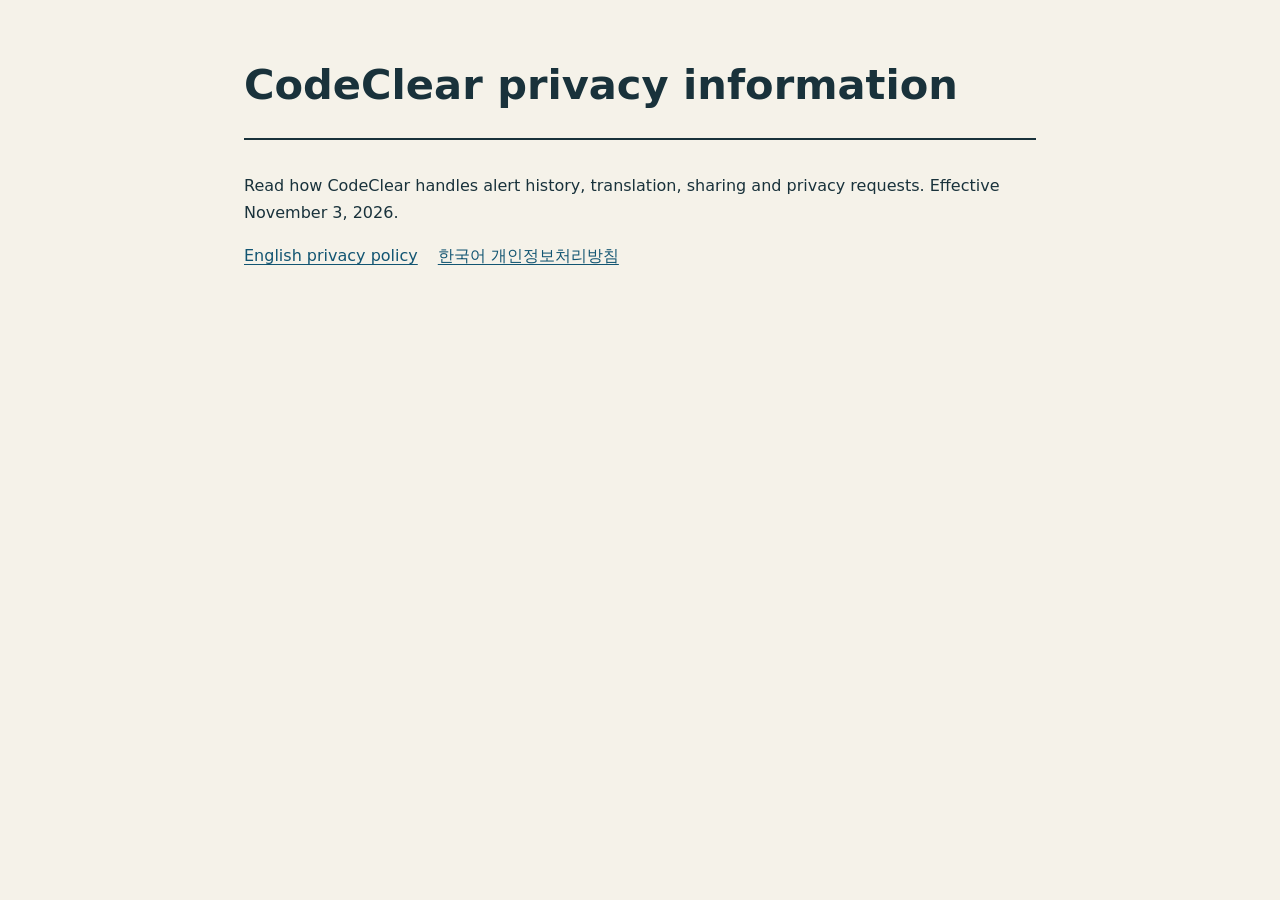
<file: docs/index.html>
<!doctype html>
<html lang="en">
    <head>
        <meta charset="utf-8" />
        <meta name="viewport" content="width=device-width, initial-scale=1" />
        <title>CodeClear privacy information</title>
        <link rel="stylesheet" href="privacy/policy.css" />
    </head>
    <body>
        <header><h1>CodeClear privacy information</h1></header>
        <main>
            <p>
                Read how CodeClear handles alert history, translation, sharing
                and privacy requests. Effective November 3, 2026.
            </p>
            <nav aria-label="Privacy policy language">
                <a href="privacy/index.html" lang="en"
                    >English privacy policy</a
                >
                <a href="privacy/ko.html" lang="ko">한국어 개인정보처리방침</a>
            </nav>
        </main>
    </body>
</html>
</file>
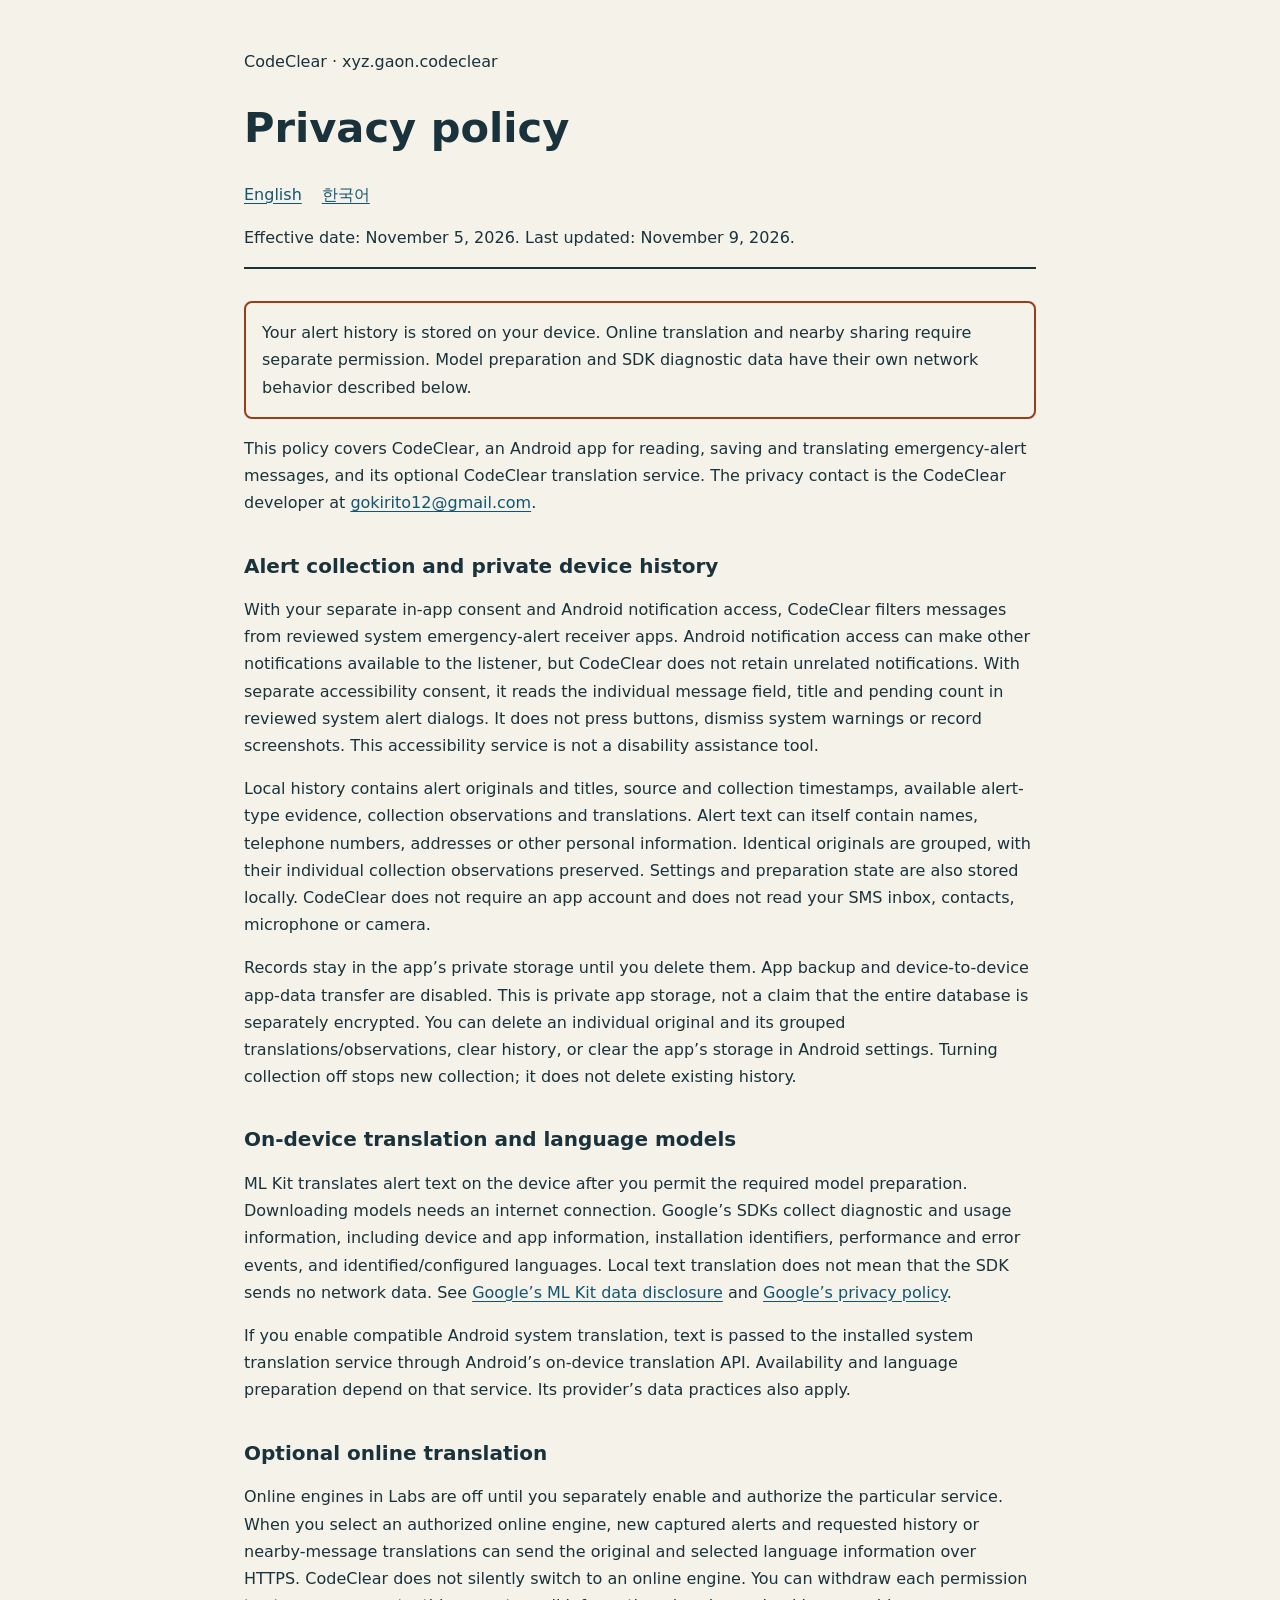
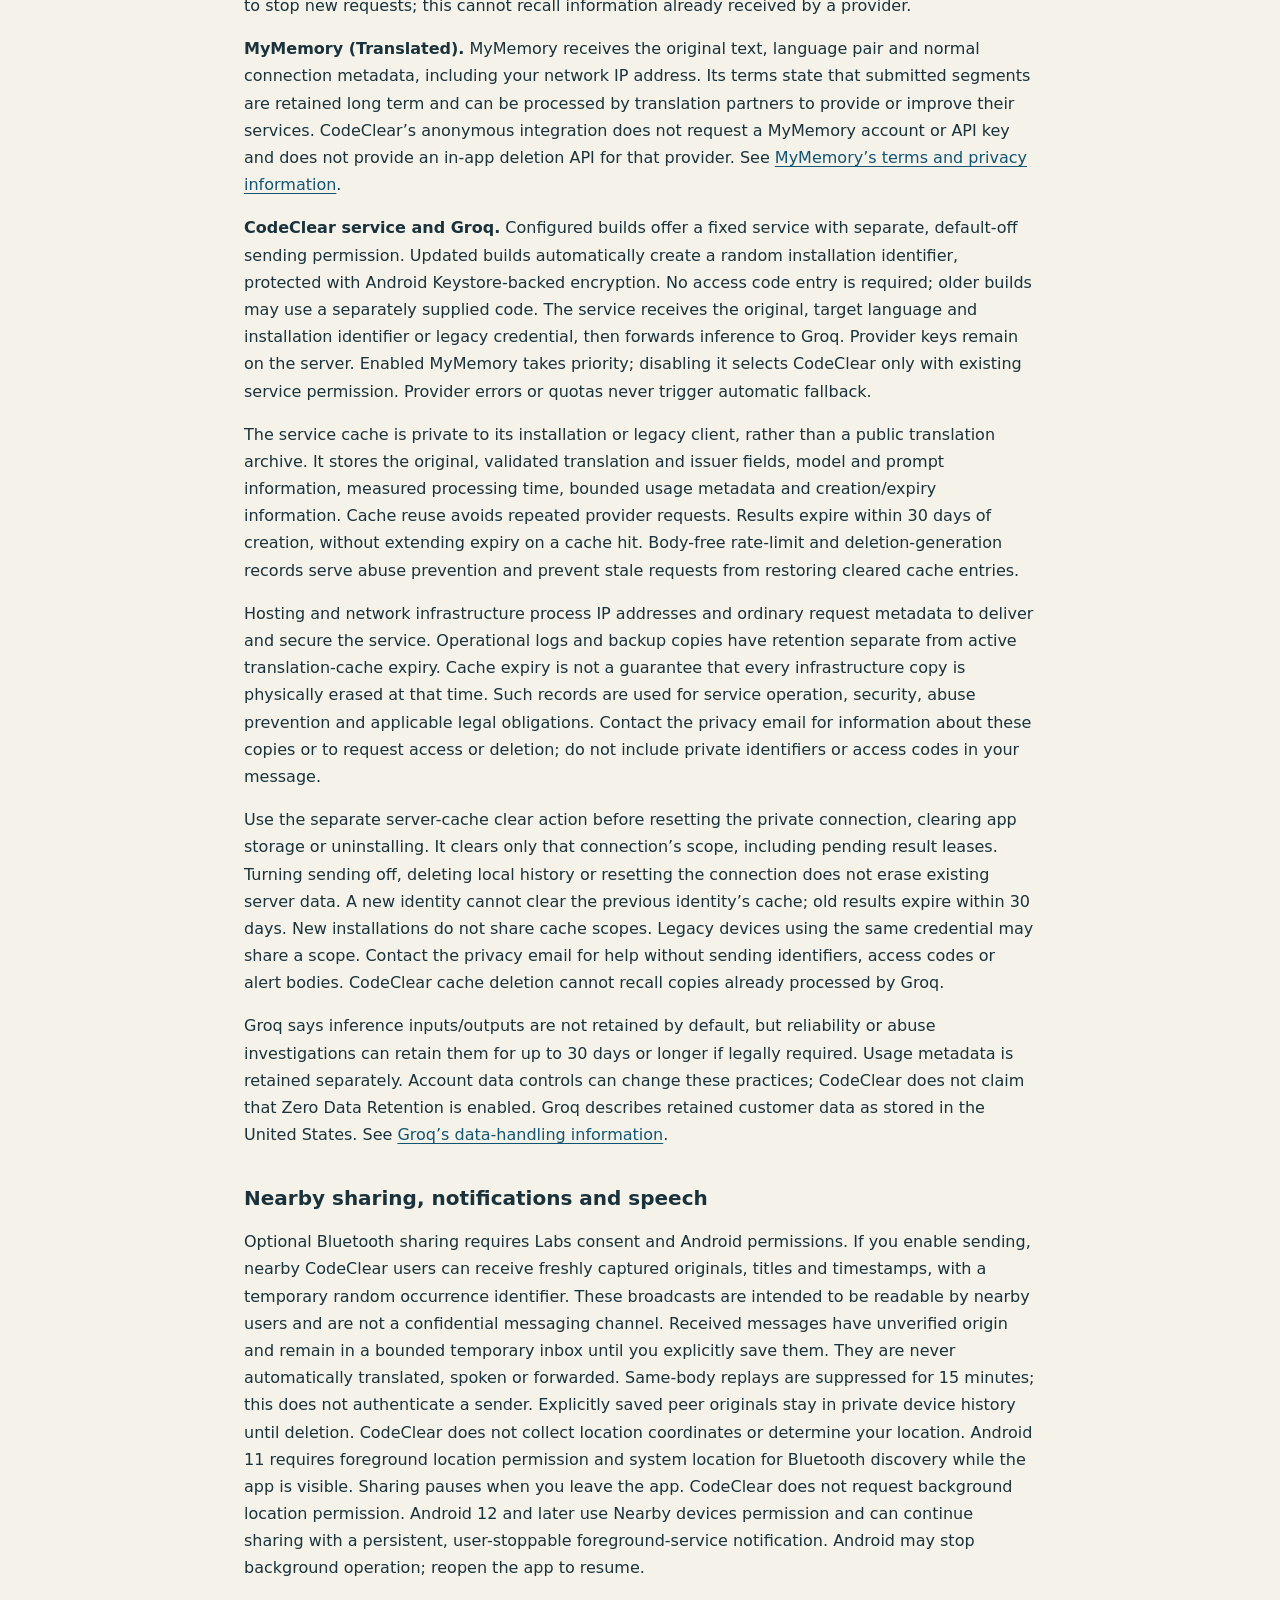
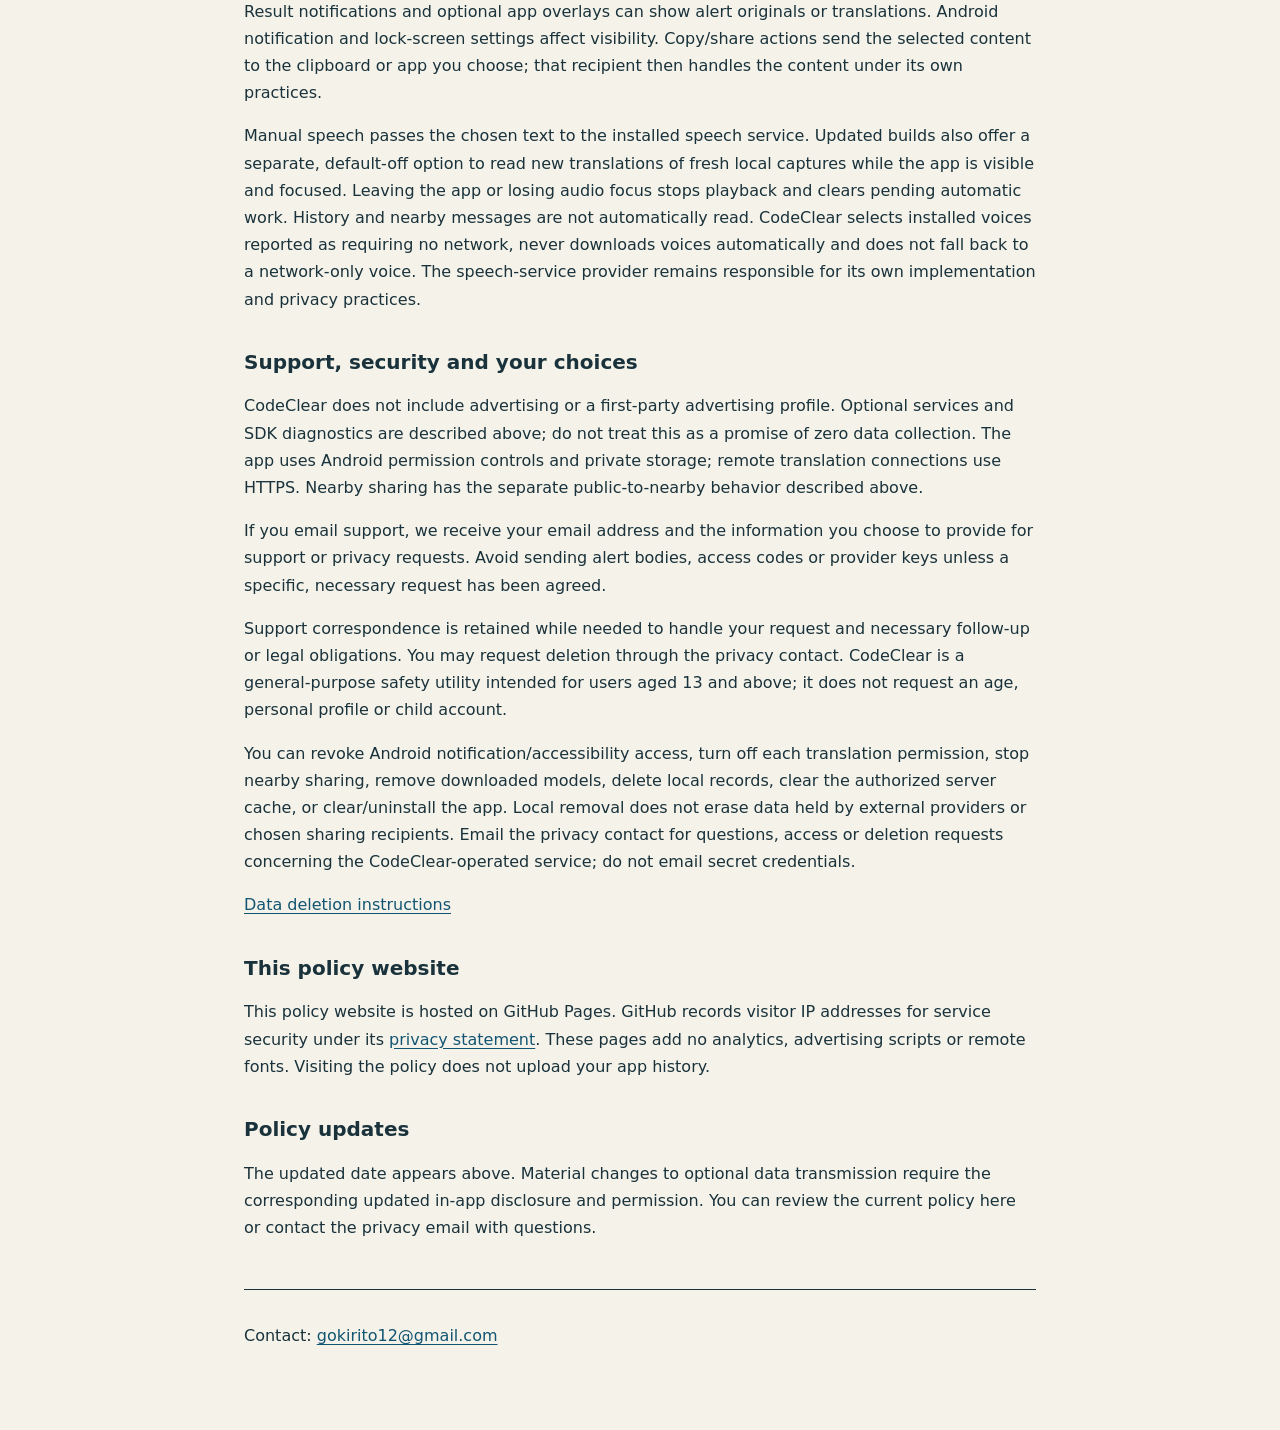
<file: docs/privacy/index.html>
<!doctype html>
<html lang="en">
    <head>
        <meta charset="utf-8" />
        <meta name="viewport" content="width=device-width, initial-scale=1" />
        <title>CodeClear privacy policy</title>
        <link rel="stylesheet" href="policy.css" />
    </head>
    <body>
        <header>
            <p>CodeClear · xyz.gaon.codeclear</p>
            <h1>Privacy policy</h1>
            <nav aria-label="Policy language">
                <a href="index.html" aria-current="page" lang="en">English</a
                ><a href="ko.html" lang="ko">한국어</a>
            </nav>
            <p>
                Effective date: November 5, 2026. Last updated: November 9,
                2026.
            </p>
        </header>
        <main>
            <p class="notice">
                Your alert history is stored on your device. Online translation
                and nearby sharing require separate permission. Model
                preparation and SDK diagnostic data have their own network
                behavior described below.
            </p>
            <p>
                This policy covers CodeClear, an Android app for reading, saving
                and translating emergency-alert messages, and its optional
                CodeClear translation service. The privacy contact is the
                CodeClear developer at
                <a href="mailto:gokirito12@gmail.com">gokirito12@gmail.com</a>.
            </p>
            <h2>Alert collection and private device history</h2>
            <p>
                With your separate in-app consent and Android notification
                access, CodeClear filters messages from reviewed system
                emergency-alert receiver apps. Android notification access can
                make other notifications available to the listener, but
                CodeClear does not retain unrelated notifications. With separate
                accessibility consent, it reads the individual message field,
                title and pending count in reviewed system alert dialogs. It
                does not press buttons, dismiss system warnings or record
                screenshots. This accessibility service is not a disability
                assistance tool.
            </p>
            <p>
                Local history contains alert originals and titles, source and
                collection timestamps, available alert-type evidence, collection
                observations and translations. Alert text can itself contain
                names, telephone numbers, addresses or other personal
                information. Identical originals are grouped, with their
                individual collection observations preserved. Settings and
                preparation state are also stored locally. CodeClear does not
                require an app account and does not read your SMS inbox,
                contacts, microphone or camera.
            </p>
            <p>
                Records stay in the app’s private storage until you delete them.
                App backup and device-to-device app-data transfer are disabled.
                This is private app storage, not a claim that the entire
                database is separately encrypted. You can delete an individual
                original and its grouped translations/observations, clear
                history, or clear the app’s storage in Android settings. Turning
                collection off stops new collection; it does not delete existing
                history.
            </p>
            <h2>On-device translation and language models</h2>
            <p>
                ML Kit translates alert text on the device after you permit the
                required model preparation. Downloading models needs an internet
                connection. Google’s SDKs collect diagnostic and usage
                information, including device and app information, installation
                identifiers, performance and error events, and
                identified/configured languages. Local text translation does not
                mean that the SDK sends no network data. See
                <a
                    href="https://developers.google.com/ml-kit/android-data-disclosure"
                    >Google’s ML Kit data disclosure</a
                >
                and
                <a href="https://policies.google.com/privacy"
                    >Google’s privacy policy</a
                >.
            </p>
            <p>
                If you enable compatible Android system translation, text is
                passed to the installed system translation service through
                Android’s on-device translation API. Availability and language
                preparation depend on that service. Its provider’s data
                practices also apply.
            </p>
            <h2>Optional online translation</h2>
            <p>
                Online engines in Labs are off until you separately enable and
                authorize the particular service. When you select an authorized
                online engine, new captured alerts and requested history or
                nearby-message translations can send the original and selected
                language information over HTTPS. CodeClear does not silently
                switch to an online engine. You can withdraw each permission to
                stop new requests; this cannot recall information already
                received by a provider.
            </p>
            <p>
                <strong>MyMemory (Translated).</strong> MyMemory receives the
                original text, language pair and normal connection metadata,
                including your network IP address. Its terms state that
                submitted segments are retained long term and can be processed
                by translation partners to provide or improve their services.
                CodeClear’s anonymous integration does not request a MyMemory
                account or API key and does not provide an in-app deletion API
                for that provider. See
                <a href="https://mymemory.translated.net/terms-and-conditions"
                    >MyMemory’s terms and privacy information</a
                >.
            </p>
            <p>
                <strong>CodeClear service and Groq.</strong> Configured builds
                offer a fixed service with separate, default-off sending
                permission. Updated builds automatically create a random
                installation identifier, protected with Android Keystore-backed
                encryption. No access code entry is required; older builds may
                use a separately supplied code. The service receives the
                original, target language and installation identifier or legacy
                credential, then forwards inference to Groq. Provider keys
                remain on the server. Enabled MyMemory takes priority; disabling
                it selects CodeClear only with existing service permission.
                Provider errors or quotas never trigger automatic fallback.
            </p>
            <p>
                The service cache is private to its installation or legacy
                client, rather than a public translation archive. It stores the
                original, validated translation and issuer fields, model and
                prompt information, measured processing time, bounded usage
                metadata and creation/expiry information. Cache reuse avoids
                repeated provider requests. Results expire within 30 days of
                creation, without extending expiry on a cache hit. Body-free
                rate-limit and deletion-generation records serve abuse
                prevention and prevent stale requests from restoring cleared
                cache entries.
            </p>
            <p>
                Hosting and network infrastructure process IP addresses and
                ordinary request metadata to deliver and secure the service.
                Operational logs and backup copies have retention separate from
                active translation-cache expiry. Cache expiry is not a guarantee
                that every infrastructure copy is physically erased at that
                time. Such records are used for service operation, security,
                abuse prevention and applicable legal obligations. Contact the
                privacy email for information about these copies or to request
                access or deletion; do not include private identifiers or access
                codes in your message.
            </p>
            <p>
                Use the separate server-cache clear action before resetting the
                private connection, clearing app storage or uninstalling. It
                clears only that connection’s scope, including pending result
                leases. Turning sending off, deleting local history or resetting
                the connection does not erase existing server data. A new
                identity cannot clear the previous identity’s cache; old results
                expire within 30 days. New installations do not share cache
                scopes. Legacy devices using the same credential may share a
                scope. Contact the privacy email for help without sending
                identifiers, access codes or alert bodies. CodeClear cache
                deletion cannot recall copies already processed by Groq.
            </p>
            <p>
                Groq says inference inputs/outputs are not retained by default,
                but reliability or abuse investigations can retain them for up
                to 30 days or longer if legally required. Usage metadata is
                retained separately. Account data controls can change these
                practices; CodeClear does not claim that Zero Data Retention is
                enabled. Groq describes retained customer data as stored in the
                United States. See
                <a href="https://console.groq.com/docs/your-data"
                    >Groq’s data-handling information</a
                >.
            </p>
            <h2>Nearby sharing, notifications and speech</h2>
            <p>
                Optional Bluetooth sharing requires Labs consent and Android
                permissions. If you enable sending, nearby CodeClear users can
                receive freshly captured originals, titles and timestamps, with
                a temporary random occurrence identifier. These broadcasts are
                intended to be readable by nearby users and are not a
                confidential messaging channel. Received messages have
                unverified origin and remain in a bounded temporary inbox until
                you explicitly save them. They are never automatically
                translated, spoken or forwarded. Same-body replays are
                suppressed for 15 minutes; this does not authenticate a sender.
                Explicitly saved peer originals stay in private device history
                until deletion. CodeClear does not collect location coordinates
                or determine your location. Android 11 requires foreground
                location permission and system location for Bluetooth discovery
                while the app is visible. Sharing pauses when you leave the app.
                CodeClear does not request background location permission.
                Android 12 and later use Nearby devices permission and can
                continue sharing with a persistent, user-stoppable
                foreground-service notification. Android may stop background
                operation; reopen the app to resume.
            </p>
            <p>
                Result notifications and optional app overlays can show alert
                originals or translations. Android notification and lock-screen
                settings affect visibility. Copy/share actions send the selected
                content to the clipboard or app you choose; that recipient then
                handles the content under its own practices.
            </p>
            <p>
                Manual speech passes the chosen text to the installed speech
                service. Updated builds also offer a separate, default-off
                option to read new translations of fresh local captures while
                the app is visible and focused. Leaving the app or losing audio
                focus stops playback and clears pending automatic work. History
                and nearby messages are not automatically read. CodeClear
                selects installed voices reported as requiring no network, never
                downloads voices automatically and does not fall back to a
                network-only voice. The speech-service provider remains
                responsible for its own implementation and privacy practices.
            </p>
            <h2>Support, security and your choices</h2>
            <p>
                CodeClear does not include advertising or a first-party
                advertising profile. Optional services and SDK diagnostics are
                described above; do not treat this as a promise of zero data
                collection. The app uses Android permission controls and private
                storage; remote translation connections use HTTPS. Nearby
                sharing has the separate public-to-nearby behavior described
                above.
            </p>
            <p>
                If you email support, we receive your email address and the
                information you choose to provide for support or privacy
                requests. Avoid sending alert bodies, access codes or provider
                keys unless a specific, necessary request has been agreed.
            </p>
            <p>
                Support correspondence is retained while needed to handle your
                request and necessary follow-up or legal obligations. You may
                request deletion through the privacy contact. CodeClear is a
                general-purpose safety utility intended for users aged 13 and
                above; it does not request an age, personal profile or child
                account.
            </p>
            <p>
                You can revoke Android notification/accessibility access, turn
                off each translation permission, stop nearby sharing, remove
                downloaded models, delete local records, clear the authorized
                server cache, or clear/uninstall the app. Local removal does not
                erase data held by external providers or chosen sharing
                recipients. Email the privacy contact for questions, access or
                deletion requests concerning the CodeClear-operated service; do
                not email secret credentials.
            </p>
            <p><a href="deletion.html">Data deletion instructions</a></p>
            <h2>This policy website</h2>
            <p>
                This policy website is hosted on GitHub Pages. GitHub records
                visitor IP addresses for service security under its
                <a
                    href="https://docs.github.com/en/site-policy/privacy-policies/github-general-privacy-statement"
                    >privacy statement</a
                >. These pages add no analytics, advertising scripts or remote
                fonts. Visiting the policy does not upload your app history.
            </p>
            <h2>Policy updates</h2>
            <p>
                The updated date appears above. Material changes to optional
                data transmission require the corresponding updated in-app
                disclosure and permission. You can review the current policy
                here or contact the privacy email with questions.
            </p>
        </main>
        <footer>
            <p>
                Contact:
                <a href="mailto:gokirito12@gmail.com">gokirito12@gmail.com</a>
            </p>
        </footer>
    </body>
</html>
</file>
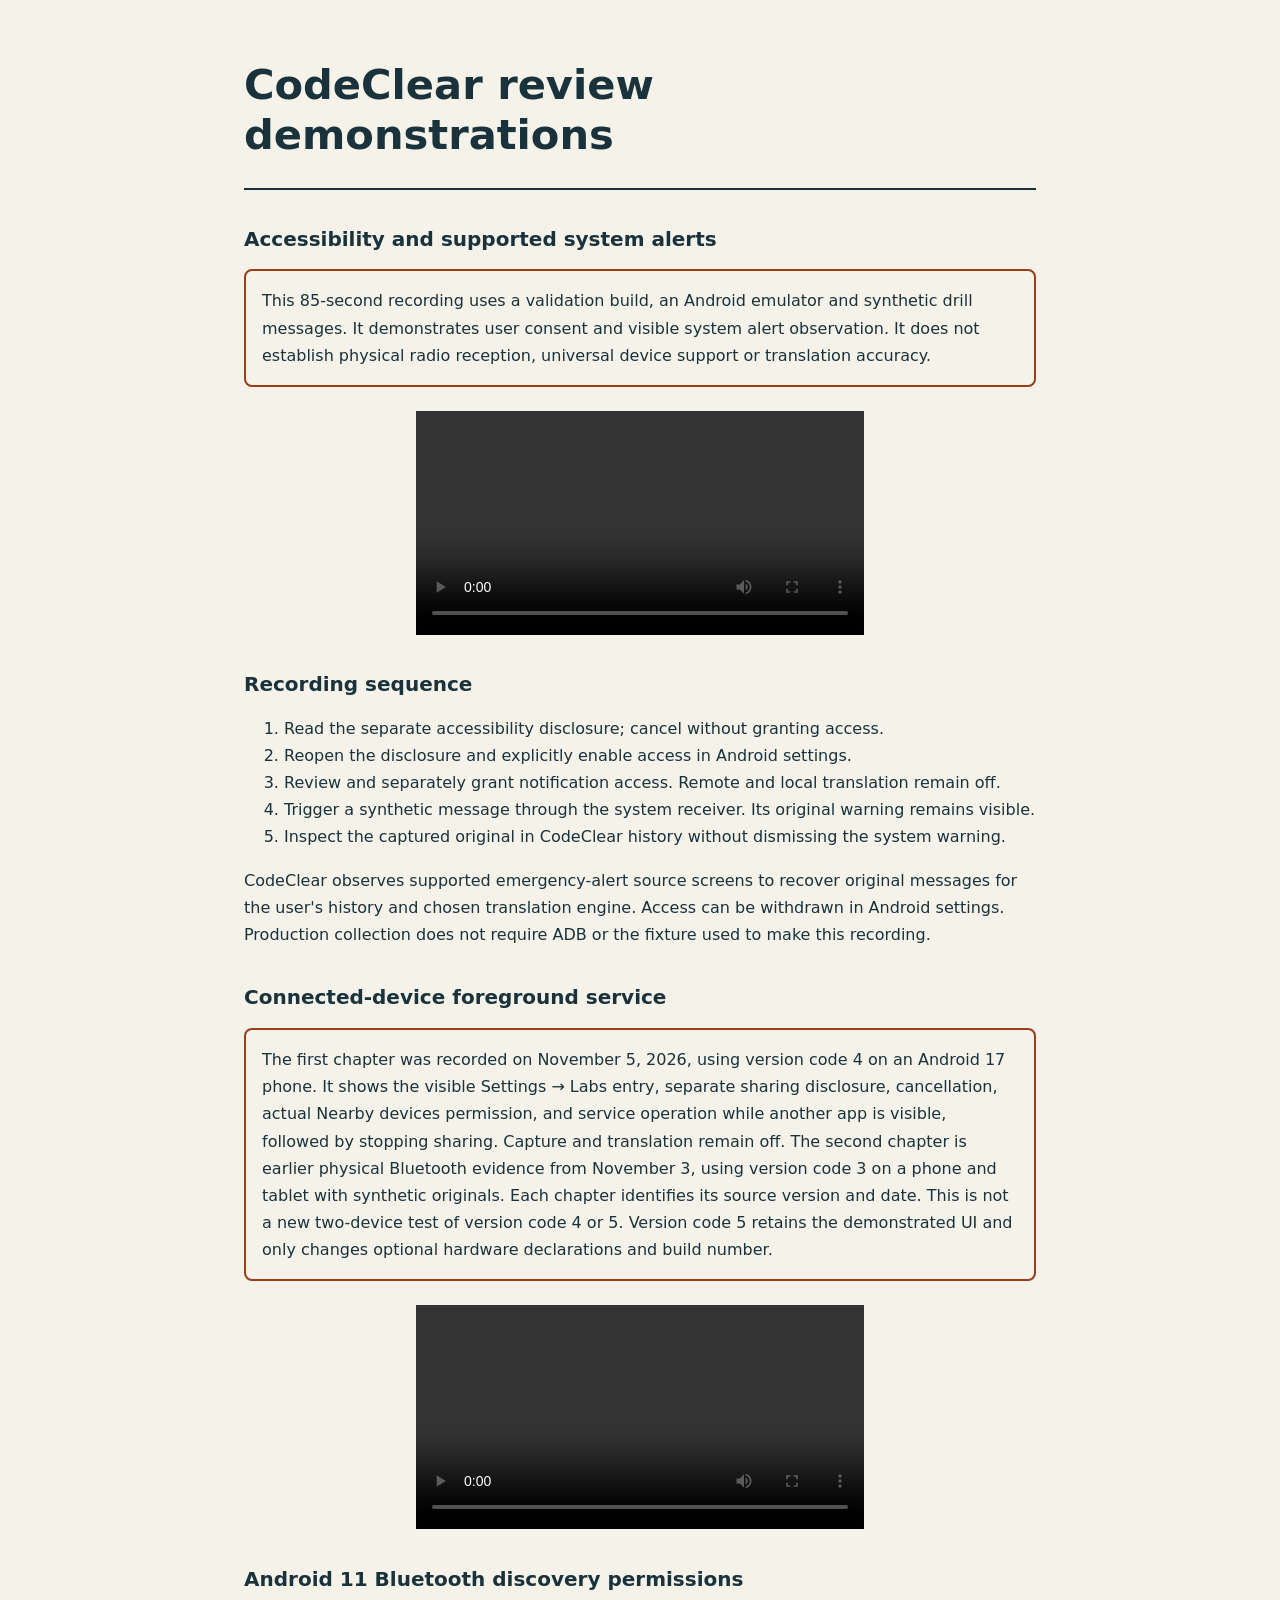
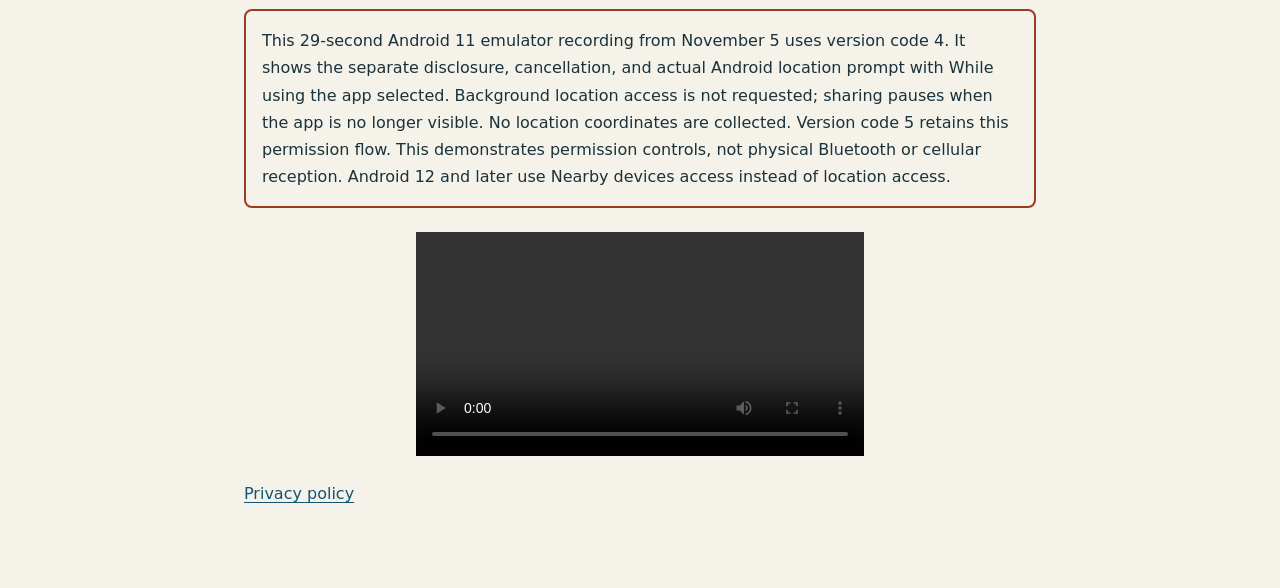
<file: docs/review/index.html>
<!doctype html>
<html lang="en">
    <head>
        <meta charset="utf-8" />
        <meta name="viewport" content="width=device-width, initial-scale=1" />
        <title>CodeClear review demonstrations</title>
        <link rel="stylesheet" href="../privacy/policy.css" />
        <link rel="stylesheet" href="review.css" />
    </head>
    <body>
        <header><h1>CodeClear review demonstrations</h1></header>
        <main>
            <h2>Accessibility and supported system alerts</h2>
            <p class="notice">
                This 85-second recording uses a validation build, an Android
                emulator and synthetic drill messages. It demonstrates user
                consent and visible system alert observation. It does not
                establish physical radio reception, universal device support or
                translation accuracy.
            </p>
            <video
                controls
                preload="metadata"
                aria-label="CodeClear accessibility review with English captions"
            >
                <source src="accessibility.mp4" type="video/mp4" />
                <a href="accessibility.mp4">Download the review video</a>.
            </video>
            <h2>Recording sequence</h2>
            <ol>
                <li>
                    Read the separate accessibility disclosure; cancel without
                    granting access.
                </li>
                <li>
                    Reopen the disclosure and explicitly enable access in
                    Android settings.
                </li>
                <li>
                    Review and separately grant notification access. Remote and
                    local translation remain off.
                </li>
                <li>
                    Trigger a synthetic message through the system receiver. Its
                    original warning remains visible.
                </li>
                <li>
                    Inspect the captured original in CodeClear history without
                    dismissing the system warning.
                </li>
            </ol>
            <p>
                CodeClear observes supported emergency-alert source screens to
                recover original messages for the user's history and chosen
                translation engine. Access can be withdrawn in Android settings.
                Production collection does not require ADB or the fixture used
                to make this recording.
            </p>
            <h2>Connected-device foreground service</h2>
            <p class="notice">
                The first chapter was recorded on November 5, 2026, using
                version code 4 on an Android 17 phone. It shows the visible
                Settings → Labs entry, separate sharing disclosure,
                cancellation, actual Nearby devices permission, and service
                operation while another app is visible, followed by stopping
                sharing. Capture and translation remain off. The second chapter
                is earlier physical Bluetooth evidence from November 3, using
                version code 3 on a phone and tablet with synthetic originals.
                Each chapter identifies its source version and date. This is not
                a new two-device test of version code 4 or 5. Version code 5
                retains the demonstrated UI and only changes optional hardware
                declarations and build number.
            </p>
            <video
                controls
                preload="metadata"
                aria-label="CodeClear Bluetooth foreground service review with English captions"
            >
                <source src="connected-device-code4.mp4" type="video/mp4" />
                <a href="connected-device-code4.mp4"
                    >Download the service review video</a
                >.
            </video>
            <h2>Android 11 Bluetooth discovery permissions</h2>
            <p class="notice">
                This 29-second Android 11 emulator recording from November 5
                uses version code 4. It shows the separate disclosure,
                cancellation, and actual Android location prompt with While
                using the app selected. Background location access is not
                requested; sharing pauses when the app is no longer visible. No
                location coordinates are collected. Version code 5 retains this
                permission flow. This demonstrates permission controls, not
                physical Bluetooth or cellular reception. Android 12 and later
                use Nearby devices access instead of location access.
            </p>
            <video
                controls
                preload="metadata"
                aria-label="CodeClear Android 11 Bluetooth permission review with English captions"
            >
                <source src="foreground-location-code4.mp4" type="video/mp4" />
                <a href="foreground-location-code4.mp4"
                    >Download the permission review video</a
                >.
            </video>
            <p><a href="../privacy/">Privacy policy</a></p>
        </main>
    </body>
</html>
</file>
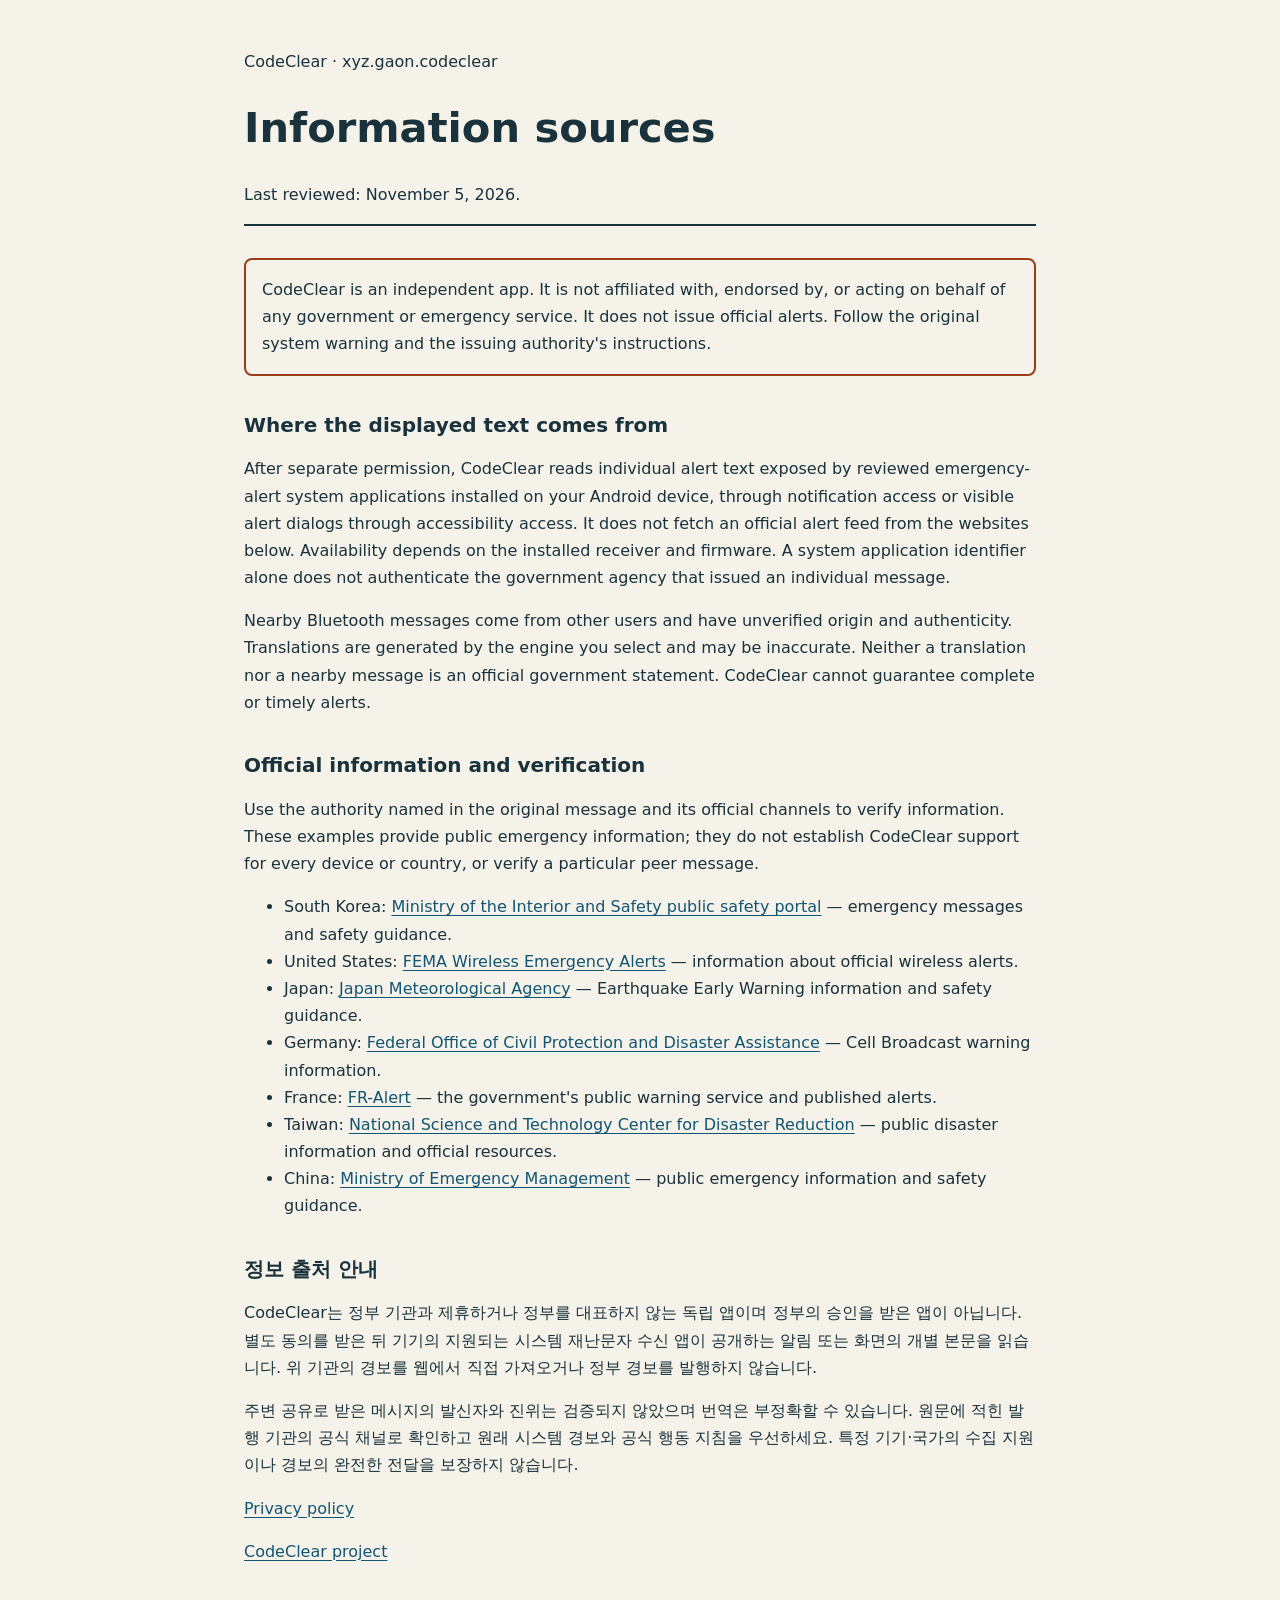
<file: docs/sources/index.html>
<!doctype html>
<html lang="en">
    <head>
        <meta charset="utf-8" />
        <meta name="viewport" content="width=device-width, initial-scale=1" />
        <title>CodeClear information sources</title>
        <link rel="stylesheet" href="../privacy/policy.css" />
    </head>
    <body>
        <header>
            <p>CodeClear · xyz.gaon.codeclear</p>
            <h1>Information sources</h1>
            <p>Last reviewed: November 5, 2026.</p>
        </header>
        <main>
            <p class="notice">
                CodeClear is an independent app. It is not affiliated with,
                endorsed by, or acting on behalf of any government or emergency
                service. It does not issue official alerts. Follow the original
                system warning and the issuing authority's instructions.
            </p>
            <h2>Where the displayed text comes from</h2>
            <p>
                After separate permission, CodeClear reads individual alert text
                exposed by reviewed emergency-alert system applications
                installed on your Android device, through notification access or
                visible alert dialogs through accessibility access. It does not
                fetch an official alert feed from the websites below.
                Availability depends on the installed receiver and firmware. A
                system application identifier alone does not authenticate the
                government agency that issued an individual message.
            </p>
            <p>
                Nearby Bluetooth messages come from other users and have
                unverified origin and authenticity. Translations are generated
                by the engine you select and may be inaccurate. Neither a
                translation nor a nearby message is an official government
                statement. CodeClear cannot guarantee complete or timely alerts.
            </p>
            <h2>Official information and verification</h2>
            <p>
                Use the authority named in the original message and its official
                channels to verify information. These examples provide public
                emergency information; they do not establish CodeClear support
                for every device or country, or verify a particular peer
                message.
            </p>
            <ul>
                <li>
                    South Korea:
                    <a href="https://www.safekorea.go.kr/"
                        >Ministry of the Interior and Safety public safety
                        portal</a
                    >
                    — emergency messages and safety guidance.
                </li>
                <li>
                    United States:
                    <a
                        href="https://www.fema.gov/emergency-managers/practitioners/integrated-public-alert-warning-system/public/wireless-emergency-alerts"
                        >FEMA Wireless Emergency Alerts</a
                    >
                    — information about official wireless alerts.
                </li>
                <li>
                    Japan:
                    <a href="https://www.jma.go.jp/jma/en/Activities/eew.html"
                        >Japan Meteorological Agency</a
                    >
                    — Earthquake Early Warning information and safety guidance.
                </li>
                <li>
                    Germany:
                    <a
                        href="https://www.bbk.bund.de/DE/Warnung-Vorsorge/Warnung-in-Deutschland/So-werden-Sie-gewarnt/Cell-Broadcast/cell-broadcast_node.html"
                        >Federal Office of Civil Protection and Disaster
                        Assistance</a
                    >
                    — Cell Broadcast warning information.
                </li>
                <li>
                    France:
                    <a href="https://fr-alert.gouv.fr/">FR-Alert</a> — the
                    government's public warning service and published alerts.
                </li>
                <li>
                    Taiwan:
                    <a href="https://www.ncdr.nat.gov.tw/"
                        >National Science and Technology Center for Disaster
                        Reduction</a
                    >
                    — public disaster information and official resources.
                </li>
                <li>
                    China:
                    <a href="https://www.mem.gov.cn/"
                        >Ministry of Emergency Management</a
                    >
                    — public emergency information and safety guidance.
                </li>
            </ul>
            <section lang="ko">
                <h2>정보 출처 안내</h2>
                <p>
                    CodeClear는 정부 기관과 제휴하거나 정부를 대표하지 않는 독립
                    앱이며 정부의 승인을 받은 앱이 아닙니다. 별도 동의를 받은 뒤
                    기기의 지원되는 시스템 재난문자 수신 앱이 공개하는 알림 또는
                    화면의 개별 본문을 읽습니다. 위 기관의 경보를 웹에서 직접
                    가져오거나 정부 경보를 발행하지 않습니다.
                </p>
                <p>
                    주변 공유로 받은 메시지의 발신자와 진위는 검증되지 않았으며
                    번역은 부정확할 수 있습니다. 원문에 적힌 발행 기관의 공식
                    채널로 확인하고 원래 시스템 경보와 공식 행동 지침을
                    우선하세요. 특정 기기·국가의 수집 지원이나 경보의 완전한
                    전달을 보장하지 않습니다.
                </p>
            </section>
            <p><a href="../privacy/">Privacy policy</a></p>
            <p>
                <a href="https://github.com/gaon12/CodeClear"
                    >CodeClear project</a
                >
            </p>
        </main>
    </body>
</html>
</file>
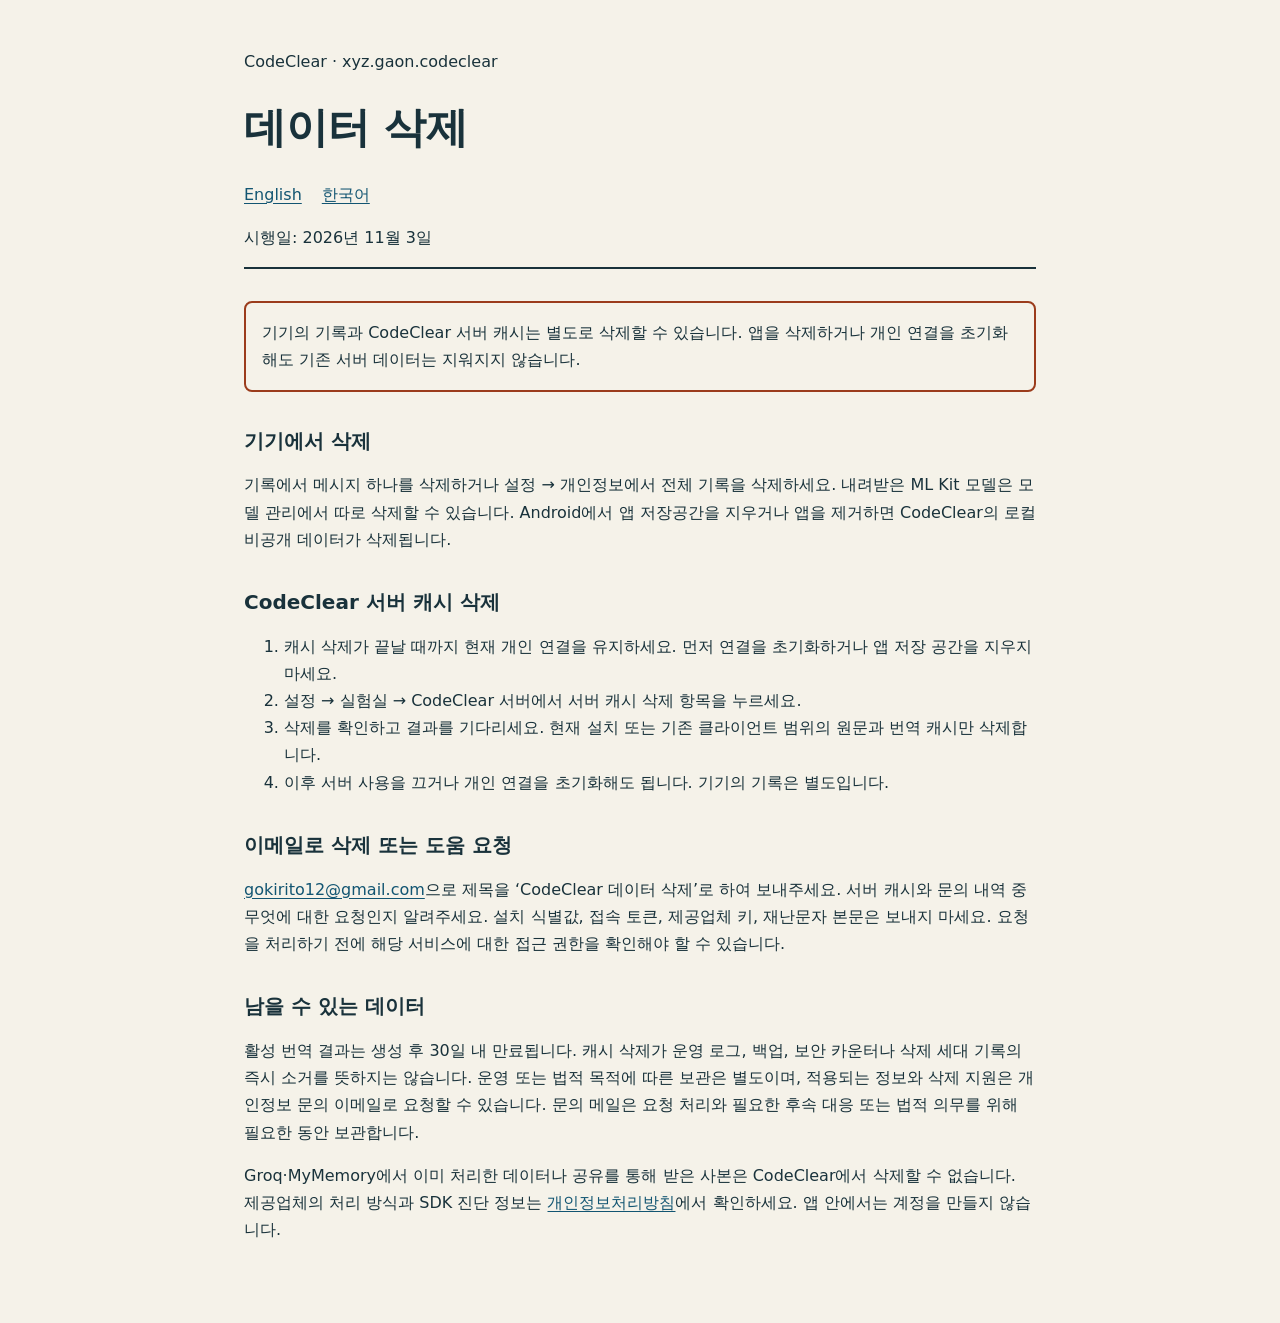
<file: docs/privacy/deletion-ko.html>
<!doctype html>
<html lang="ko">
    <head>
        <meta charset="utf-8" />
        <meta name="viewport" content="width=device-width, initial-scale=1" />
        <title>CodeClear 데이터 삭제</title>
        <link rel="stylesheet" href="policy.css" />
    </head>
    <body>
        <header>
            <p>CodeClear · xyz.gaon.codeclear</p>
            <h1>데이터 삭제</h1>
            <nav aria-label="언어">
                <a href="deletion.html" lang="en">English</a
                ><a href="deletion-ko.html" lang="ko" aria-current="page"
                    >한국어</a
                >
            </nav>
            <p>시행일: 2026년 11월 3일</p>
        </header>
        <main>
            <p class="notice">
                기기의 기록과 CodeClear 서버 캐시는 별도로 삭제할 수 있습니다.
                앱을 삭제하거나 개인 연결을 초기화해도 기존 서버 데이터는
                지워지지 않습니다.
            </p>
            <h2>기기에서 삭제</h2>
            <p>
                기록에서 메시지 하나를 삭제하거나 설정 → 개인정보에서 전체
                기록을 삭제하세요. 내려받은 ML Kit 모델은 모델 관리에서 따로
                삭제할 수 있습니다. Android에서 앱 저장공간을 지우거나 앱을
                제거하면 CodeClear의 로컬 비공개 데이터가 삭제됩니다.
            </p>
            <h2>CodeClear 서버 캐시 삭제</h2>
            <ol>
                <li>
                    캐시 삭제가 끝날 때까지 현재 개인 연결을 유지하세요. 먼저
                    연결을 초기화하거나 앱 저장 공간을 지우지 마세요.
                </li>
                <li>
                    설정 → 실험실 → CodeClear 서버에서 서버 캐시 삭제 항목을
                    누르세요.
                </li>
                <li>
                    삭제를 확인하고 결과를 기다리세요. 현재 설치 또는 기존
                    클라이언트 범위의 원문과 번역 캐시만 삭제합니다.
                </li>
                <li>
                    이후 서버 사용을 끄거나 개인 연결을 초기화해도 됩니다.
                    기기의 기록은 별도입니다.
                </li>
            </ol>
            <h2>이메일로 삭제 또는 도움 요청</h2>
            <p>
                <a
                    href="mailto:gokirito12@gmail.com?subject=CodeClear%20data%20deletion"
                    >gokirito12@gmail.com</a
                >으로 제목을 ‘CodeClear 데이터 삭제’로 하여 보내주세요. 서버
                캐시와 문의 내역 중 무엇에 대한 요청인지 알려주세요. 설치
                식별값, 접속 토큰, 제공업체 키, 재난문자 본문은 보내지 마세요.
                요청을 처리하기 전에 해당 서비스에 대한 접근 권한을 확인해야 할
                수 있습니다.
            </p>
            <h2>남을 수 있는 데이터</h2>
            <p>
                활성 번역 결과는 생성 후 30일 내 만료됩니다. 캐시 삭제가 운영
                로그, 백업, 보안 카운터나 삭제 세대 기록의 즉시 소거를 뜻하지는
                않습니다. 운영 또는 법적 목적에 따른 보관은 별도이며, 적용되는
                정보와 삭제 지원은 개인정보 문의 이메일로 요청할 수 있습니다.
                문의 메일은 요청 처리와 필요한 후속 대응 또는 법적 의무를 위해
                필요한 동안 보관합니다.
            </p>
            <p>
                Groq·MyMemory에서 이미 처리한 데이터나 공유를 통해 받은 사본은
                CodeClear에서 삭제할 수 없습니다. 제공업체의 처리 방식과 SDK
                진단 정보는 <a href="ko.html">개인정보처리방침</a>에서
                확인하세요. 앱 안에서는 계정을 만들지 않습니다.
            </p>
        </main>
    </body>
</html>
</file>
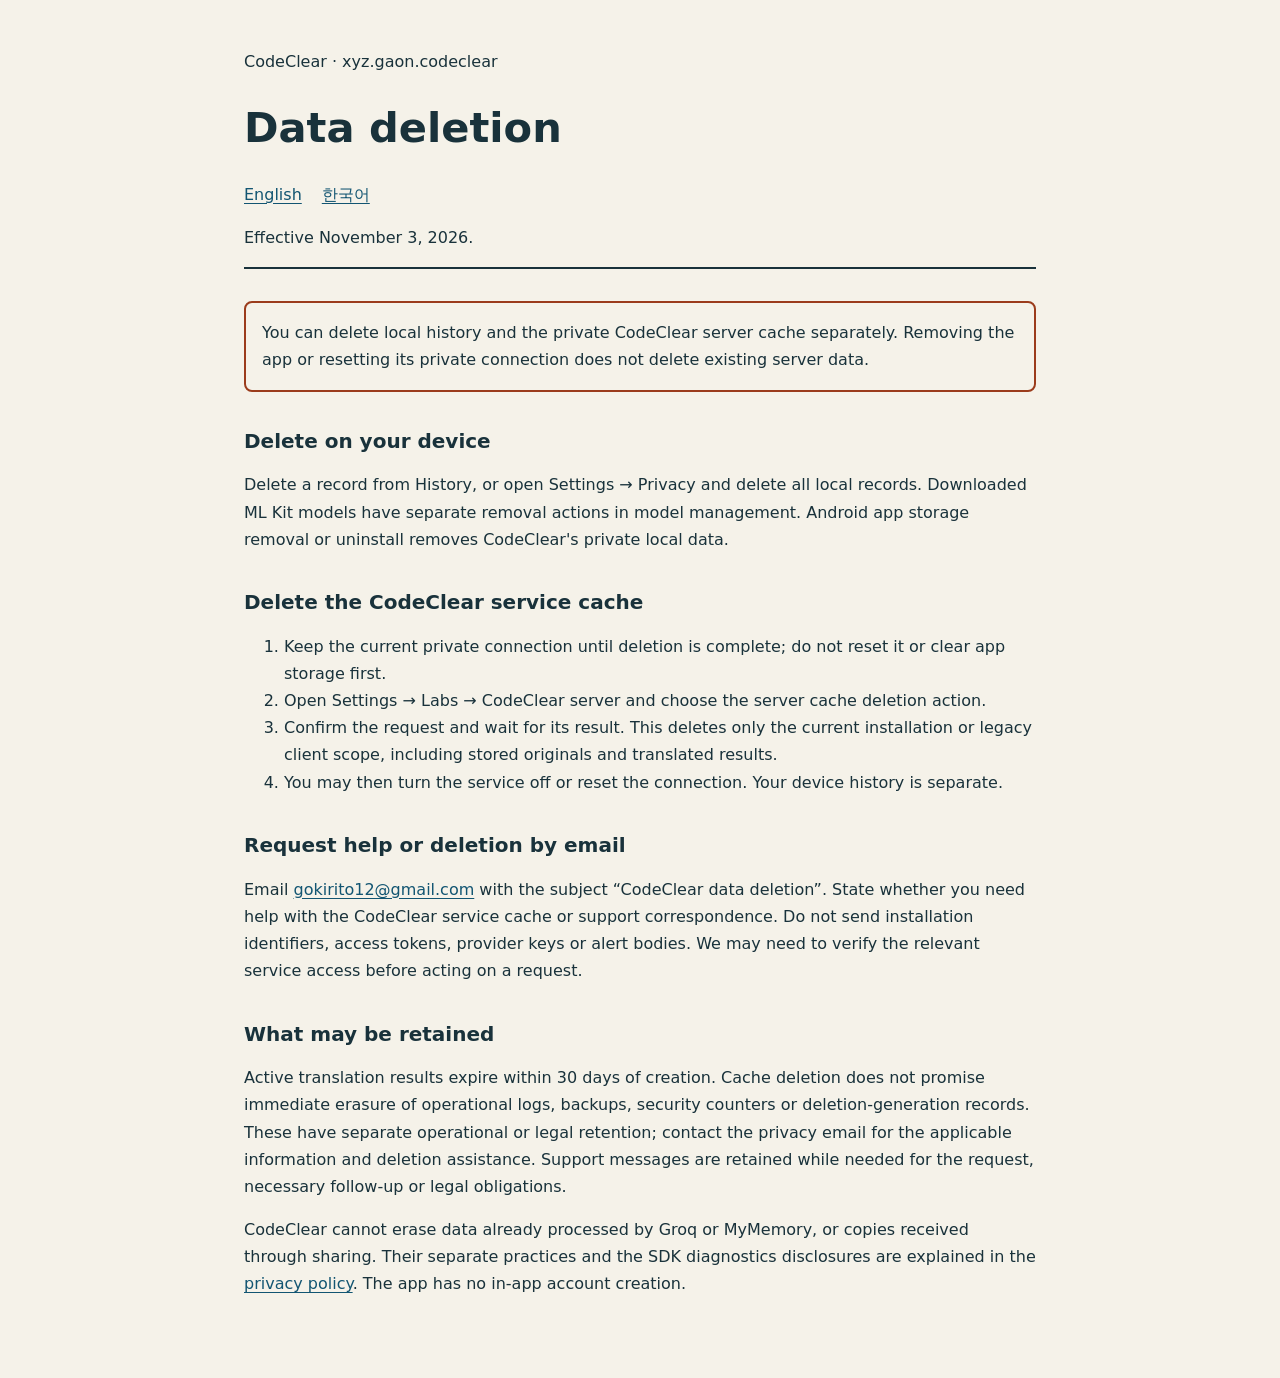
<file: docs/privacy/deletion.html>
<!doctype html>
<html lang="en">
    <head>
        <meta charset="utf-8" />
        <meta name="viewport" content="width=device-width, initial-scale=1" />
        <title>CodeClear data deletion</title>
        <link rel="stylesheet" href="policy.css" />
    </head>
    <body>
        <header>
            <p>CodeClear · xyz.gaon.codeclear</p>
            <h1>Data deletion</h1>
            <nav aria-label="Language">
                <a href="deletion.html" lang="en" aria-current="page">English</a
                ><a href="deletion-ko.html" lang="ko">한국어</a>
            </nav>
            <p>Effective November 3, 2026.</p>
        </header>
        <main>
            <p class="notice">
                You can delete local history and the private CodeClear server
                cache separately. Removing the app or resetting its private
                connection does not delete existing server data.
            </p>
            <h2>Delete on your device</h2>
            <p>
                Delete a record from History, or open Settings → Privacy and
                delete all local records. Downloaded ML Kit models have separate
                removal actions in model management. Android app storage removal
                or uninstall removes CodeClear's private local data.
            </p>
            <h2>Delete the CodeClear service cache</h2>
            <ol>
                <li>
                    Keep the current private connection until deletion is
                    complete; do not reset it or clear app storage first.
                </li>
                <li>
                    Open Settings → Labs → CodeClear server and choose the
                    server cache deletion action.
                </li>
                <li>
                    Confirm the request and wait for its result. This deletes
                    only the current installation or legacy client scope,
                    including stored originals and translated results.
                </li>
                <li>
                    You may then turn the service off or reset the connection.
                    Your device history is separate.
                </li>
            </ol>
            <h2>Request help or deletion by email</h2>
            <p>
                Email
                <a
                    href="mailto:gokirito12@gmail.com?subject=CodeClear%20data%20deletion"
                    >gokirito12@gmail.com</a
                >
                with the subject “CodeClear data deletion”. State whether you
                need help with the CodeClear service cache or support
                correspondence. Do not send installation identifiers, access
                tokens, provider keys or alert bodies. We may need to verify the
                relevant service access before acting on a request.
            </p>
            <h2>What may be retained</h2>
            <p>
                Active translation results expire within 30 days of creation.
                Cache deletion does not promise immediate erasure of operational
                logs, backups, security counters or deletion-generation records.
                These have separate operational or legal retention; contact the
                privacy email for the applicable information and deletion
                assistance. Support messages are retained while needed for the
                request, necessary follow-up or legal obligations.
            </p>
            <p>
                CodeClear cannot erase data already processed by Groq or
                MyMemory, or copies received through sharing. Their separate
                practices and the SDK diagnostics disclosures are explained in
                the <a href="index.html">privacy policy</a>. The app has no
                in-app account creation.
            </p>
        </main>
    </body>
</html>
</file>
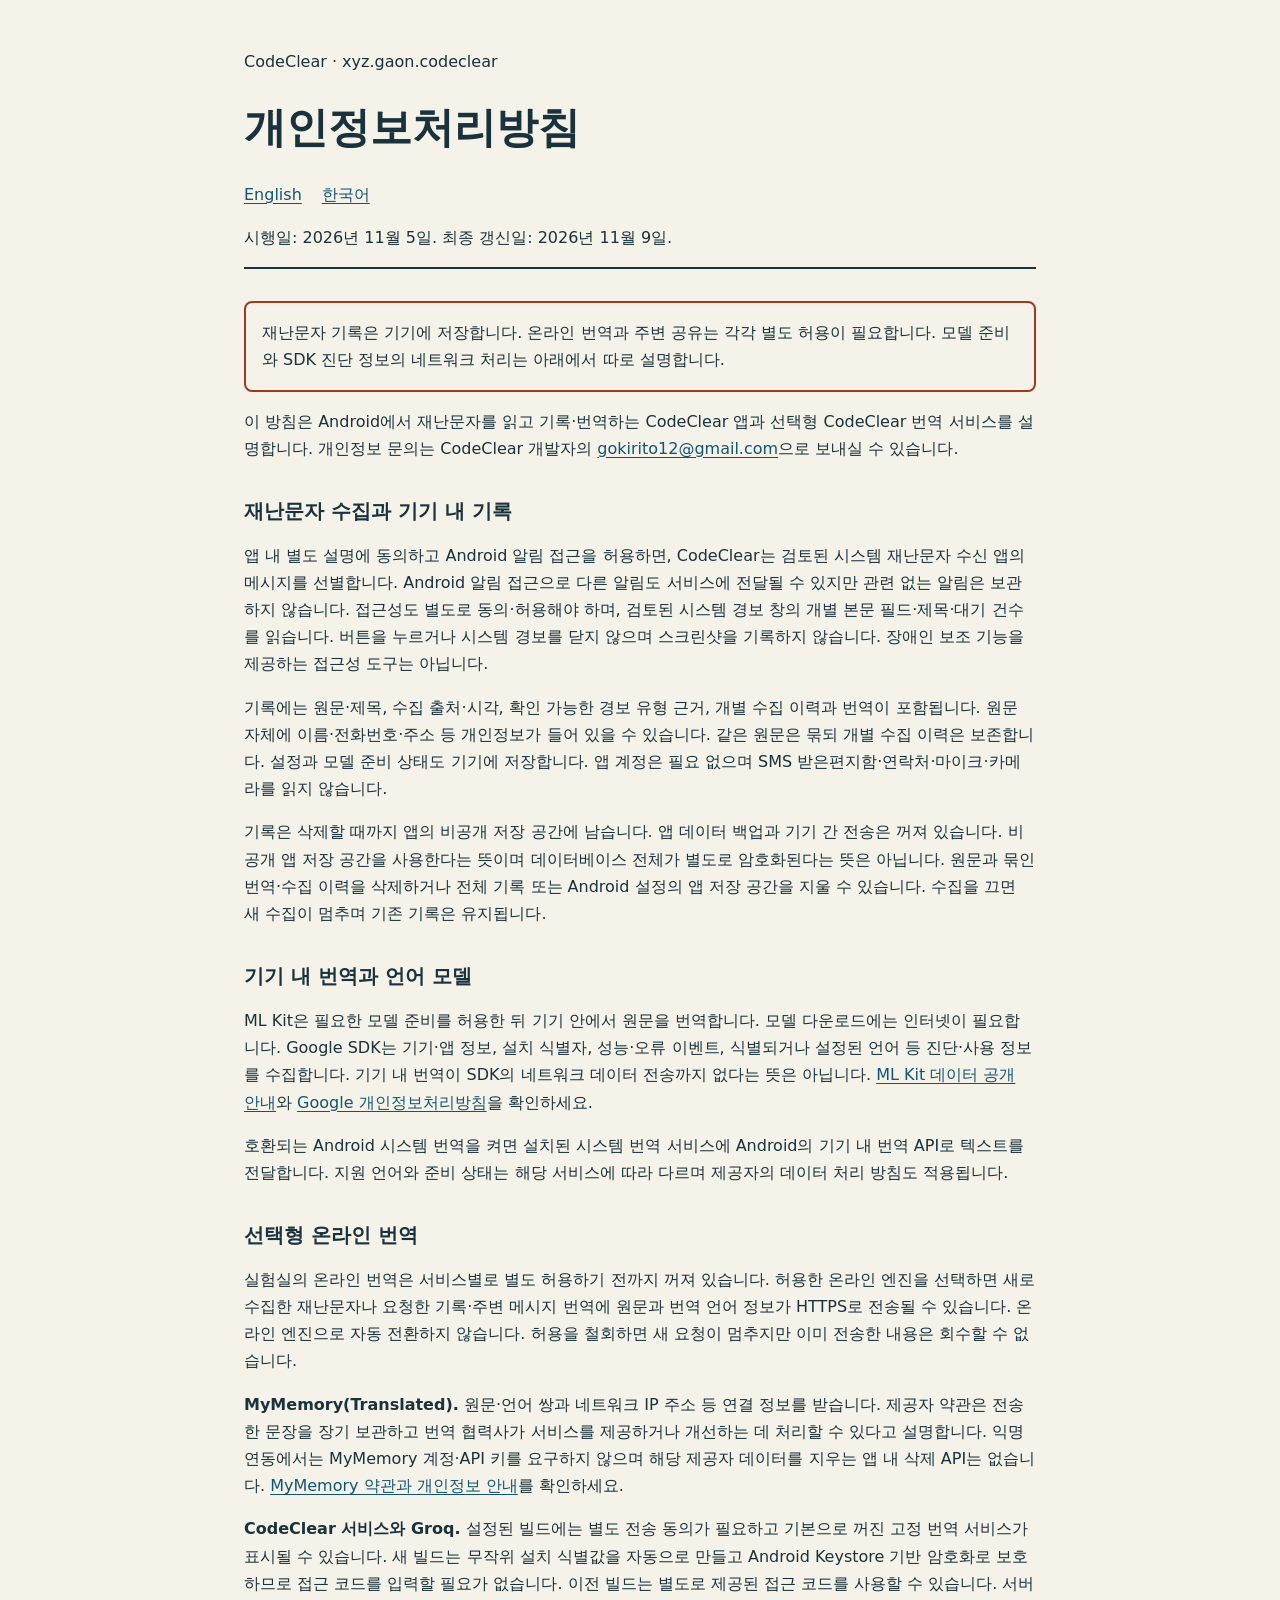
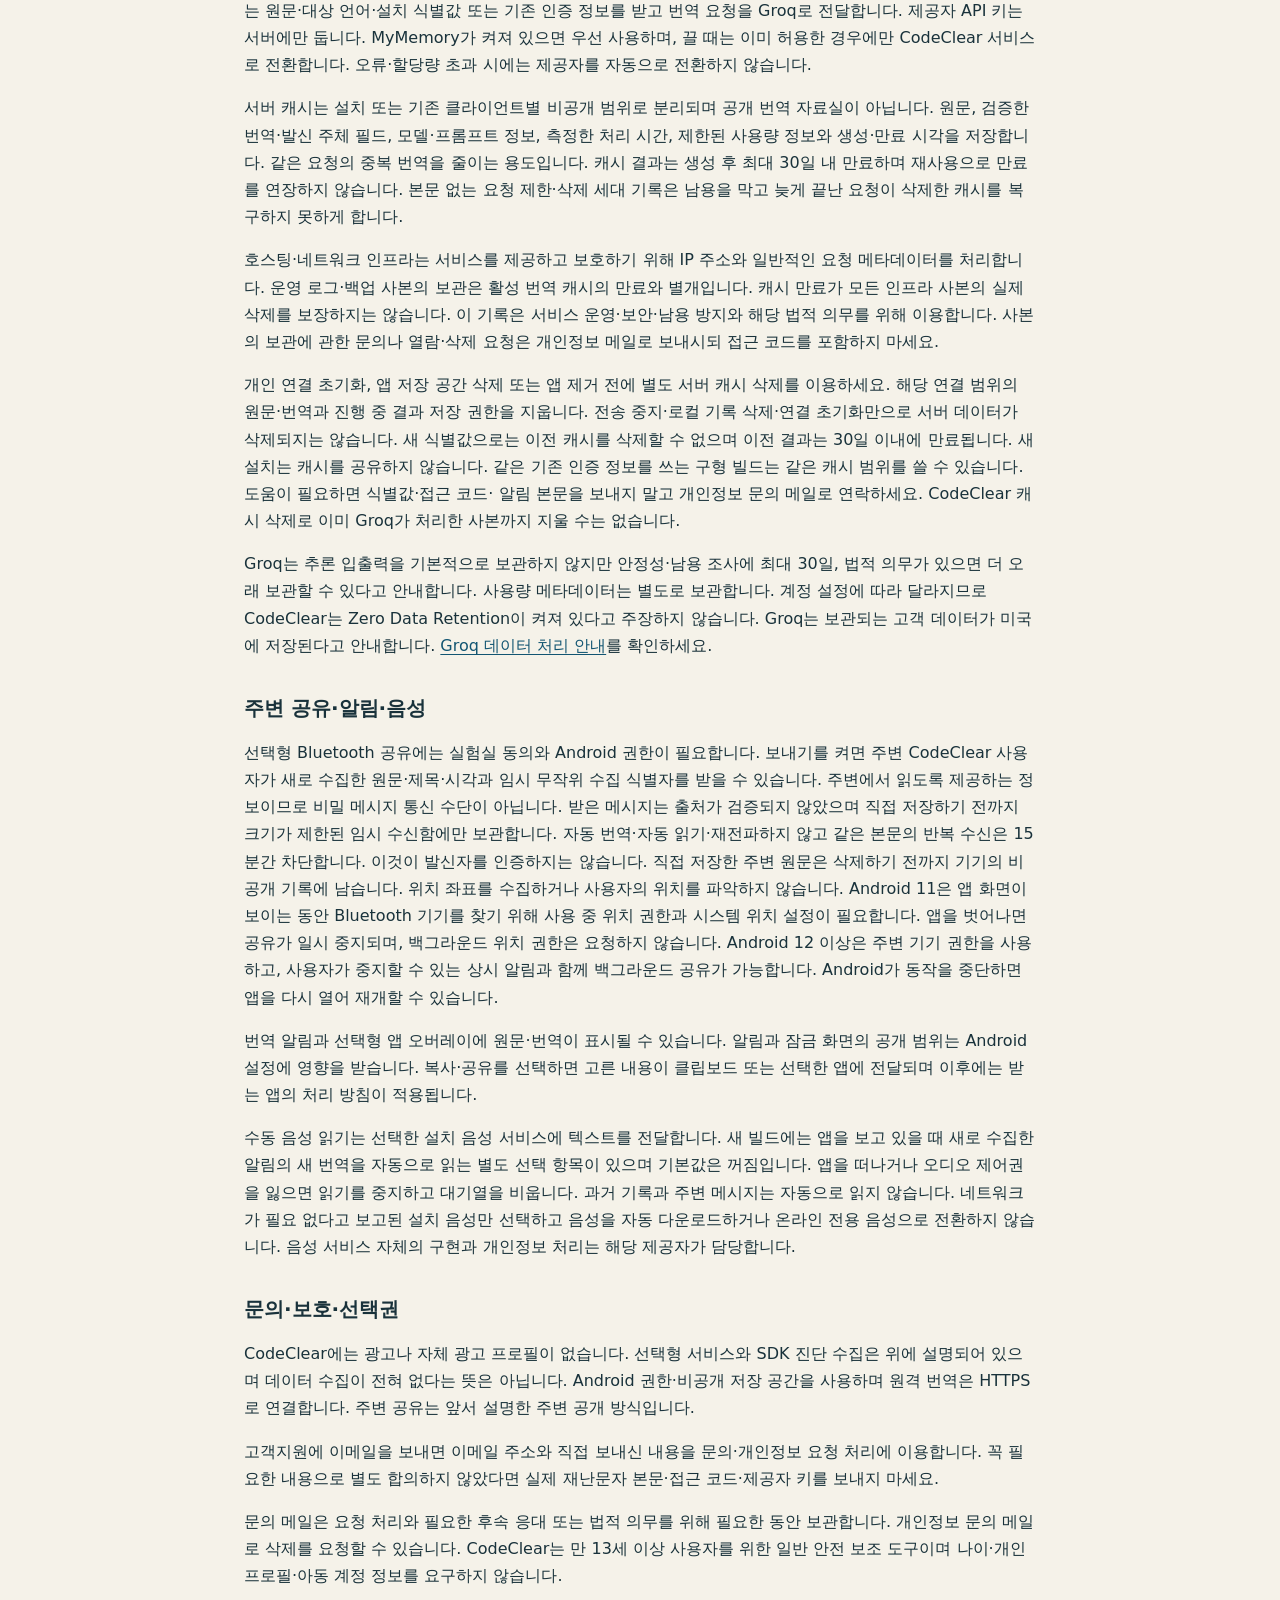
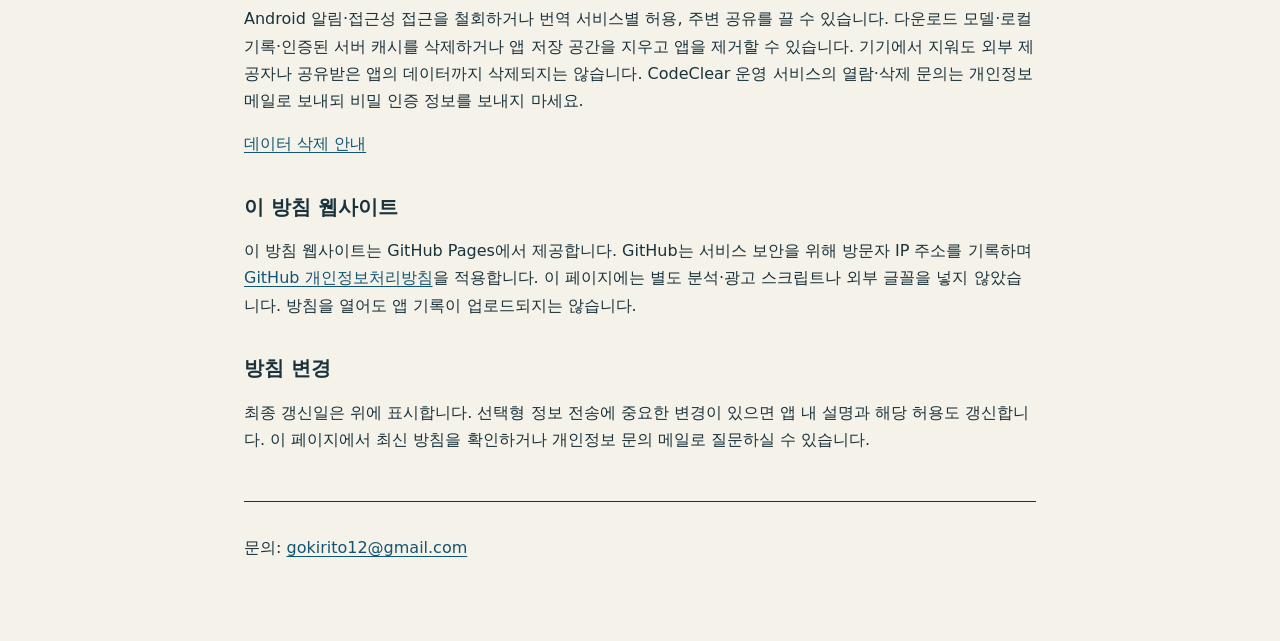
<file: docs/privacy/ko.html>
<!doctype html>
<html lang="ko">
    <head>
        <meta charset="utf-8" />
        <meta name="viewport" content="width=device-width, initial-scale=1" />
        <title>CodeClear 개인정보처리방침</title>
        <link rel="stylesheet" href="policy.css" />
    </head>
    <body>
        <header>
            <p>CodeClear · xyz.gaon.codeclear</p>
            <h1>개인정보처리방침</h1>
            <nav aria-label="방침 언어">
                <a href="index.html" lang="en">English</a
                ><a href="ko.html" aria-current="page" lang="ko">한국어</a>
            </nav>
            <p>시행일: 2026년 11월 5일. 최종 갱신일: 2026년 11월 9일.</p>
        </header>
        <main>
            <p class="notice">
                재난문자 기록은 기기에 저장합니다. 온라인 번역과 주변 공유는
                각각 별도 허용이 필요합니다. 모델 준비와 SDK 진단 정보의
                네트워크 처리는 아래에서 따로 설명합니다.
            </p>
            <p>
                이 방침은 Android에서 재난문자를 읽고 기록·번역하는 CodeClear
                앱과 선택형 CodeClear 번역 서비스를 설명합니다. 개인정보 문의는
                CodeClear 개발자의
                <a href="mailto:gokirito12@gmail.com">gokirito12@gmail.com</a
                >으로 보내실 수 있습니다.
            </p>
            <h2>재난문자 수집과 기기 내 기록</h2>
            <p>
                앱 내 별도 설명에 동의하고 Android 알림 접근을 허용하면,
                CodeClear는 검토된 시스템 재난문자 수신 앱의 메시지를
                선별합니다. Android 알림 접근으로 다른 알림도 서비스에 전달될 수
                있지만 관련 없는 알림은 보관하지 않습니다. 접근성도 별도로
                동의·허용해야 하며, 검토된 시스템 경보 창의 개별 본문
                필드·제목·대기 건수를 읽습니다. 버튼을 누르거나 시스템 경보를
                닫지 않으며 스크린샷을 기록하지 않습니다. 장애인 보조 기능을
                제공하는 접근성 도구는 아닙니다.
            </p>
            <p>
                기록에는 원문·제목, 수집 출처·시각, 확인 가능한 경보 유형 근거,
                개별 수집 이력과 번역이 포함됩니다. 원문 자체에
                이름·전화번호·주소 등 개인정보가 들어 있을 수 있습니다. 같은
                원문은 묶되 개별 수집 이력은 보존합니다. 설정과 모델 준비 상태도
                기기에 저장합니다. 앱 계정은 필요 없으며 SMS
                받은편지함·연락처·마이크·카메라를 읽지 않습니다.
            </p>
            <p>
                기록은 삭제할 때까지 앱의 비공개 저장 공간에 남습니다. 앱 데이터
                백업과 기기 간 전송은 꺼져 있습니다. 비공개 앱 저장 공간을
                사용한다는 뜻이며 데이터베이스 전체가 별도로 암호화된다는 뜻은
                아닙니다. 원문과 묶인 번역·수집 이력을 삭제하거나 전체 기록 또는
                Android 설정의 앱 저장 공간을 지울 수 있습니다. 수집을 끄면 새
                수집이 멈추며 기존 기록은 유지됩니다.
            </p>
            <h2>기기 내 번역과 언어 모델</h2>
            <p>
                ML Kit은 필요한 모델 준비를 허용한 뒤 기기 안에서 원문을
                번역합니다. 모델 다운로드에는 인터넷이 필요합니다. Google SDK는
                기기·앱 정보, 설치 식별자, 성능·오류 이벤트, 식별되거나 설정된
                언어 등 진단·사용 정보를 수집합니다. 기기 내 번역이 SDK의
                네트워크 데이터 전송까지 없다는 뜻은 아닙니다.
                <a
                    href="https://developers.google.com/ml-kit/android-data-disclosure"
                    >ML Kit 데이터 공개 안내</a
                >와
                <a href="https://policies.google.com/privacy"
                    >Google 개인정보처리방침</a
                >을 확인하세요.
            </p>
            <p>
                호환되는 Android 시스템 번역을 켜면 설치된 시스템 번역 서비스에
                Android의 기기 내 번역 API로 텍스트를 전달합니다. 지원 언어와
                준비 상태는 해당 서비스에 따라 다르며 제공자의 데이터 처리
                방침도 적용됩니다.
            </p>
            <h2>선택형 온라인 번역</h2>
            <p>
                실험실의 온라인 번역은 서비스별로 별도 허용하기 전까지 꺼져
                있습니다. 허용한 온라인 엔진을 선택하면 새로 수집한 재난문자나
                요청한 기록·주변 메시지 번역에 원문과 번역 언어 정보가 HTTPS로
                전송될 수 있습니다. 온라인 엔진으로 자동 전환하지 않습니다.
                허용을 철회하면 새 요청이 멈추지만 이미 전송한 내용은 회수할 수
                없습니다.
            </p>
            <p>
                <strong>MyMemory(Translated).</strong> 원문·언어 쌍과 네트워크
                IP 주소 등 연결 정보를 받습니다. 제공자 약관은 전송한 문장을
                장기 보관하고 번역 협력사가 서비스를 제공하거나 개선하는 데
                처리할 수 있다고 설명합니다. 익명 연동에서는 MyMemory 계정·API
                키를 요구하지 않으며 해당 제공자 데이터를 지우는 앱 내 삭제
                API는 없습니다.
                <a href="https://mymemory.translated.net/terms-and-conditions"
                    >MyMemory 약관과 개인정보 안내</a
                >를 확인하세요.
            </p>
            <p>
                <strong>CodeClear 서비스와 Groq.</strong> 설정된 빌드에는 별도
                전송 동의가 필요하고 기본으로 꺼진 고정 번역 서비스가 표시될 수
                있습니다. 새 빌드는 무작위 설치 식별값을 자동으로 만들고 Android
                Keystore 기반 암호화로 보호하므로 접근 코드를 입력할 필요가
                없습니다. 이전 빌드는 별도로 제공된 접근 코드를 사용할 수
                있습니다. 서버는 원문·대상 언어·설치 식별값 또는 기존 인증
                정보를 받고 번역 요청을 Groq로 전달합니다. 제공자 API 키는
                서버에만 둡니다. MyMemory가 켜져 있으면 우선 사용하며, 끌 때는
                이미 허용한 경우에만 CodeClear 서비스로 전환합니다. 오류·할당량
                초과 시에는 제공자를 자동으로 전환하지 않습니다.
            </p>
            <p>
                서버 캐시는 설치 또는 기존 클라이언트별 비공개 범위로 분리되며
                공개 번역 자료실이 아닙니다. 원문, 검증한 번역·발신 주체 필드,
                모델·프롬프트 정보, 측정한 처리 시간, 제한된 사용량 정보와
                생성·만료 시각을 저장합니다. 같은 요청의 중복 번역을 줄이는
                용도입니다. 캐시 결과는 생성 후 최대 30일 내 만료하며 재사용으로
                만료를 연장하지 않습니다. 본문 없는 요청 제한·삭제 세대 기록은
                남용을 막고 늦게 끝난 요청이 삭제한 캐시를 복구하지 못하게
                합니다.
            </p>
            <p>
                호스팅·네트워크 인프라는 서비스를 제공하고 보호하기 위해 IP
                주소와 일반적인 요청 메타데이터를 처리합니다. 운영 로그·백업
                사본의 보관은 활성 번역 캐시의 만료와 별개입니다. 캐시 만료가
                모든 인프라 사본의 실제 삭제를 보장하지는 않습니다. 이 기록은
                서비스 운영·보안·남용 방지와 해당 법적 의무를 위해 이용합니다.
                사본의 보관에 관한 문의나 열람·삭제 요청은 개인정보 메일로
                보내시되 접근 코드를 포함하지 마세요.
            </p>
            <p>
                개인 연결 초기화, 앱 저장 공간 삭제 또는 앱 제거 전에 별도 서버
                캐시 삭제를 이용하세요. 해당 연결 범위의 원문·번역과 진행 중
                결과 저장 권한을 지웁니다. 전송 중지·로컬 기록 삭제·연결
                초기화만으로 서버 데이터가 삭제되지는 않습니다. 새 식별값으로는
                이전 캐시를 삭제할 수 없으며 이전 결과는 30일 이내에 만료됩니다.
                새 설치는 캐시를 공유하지 않습니다. 같은 기존 인증 정보를 쓰는
                구형 빌드는 같은 캐시 범위를 쓸 수 있습니다. 도움이 필요하면
                식별값·접근 코드· 알림 본문을 보내지 말고 개인정보 문의 메일로
                연락하세요. CodeClear 캐시 삭제로 이미 Groq가 처리한 사본까지
                지울 수는 없습니다.
            </p>
            <p>
                Groq는 추론 입출력을 기본적으로 보관하지 않지만 안정성·남용
                조사에 최대 30일, 법적 의무가 있으면 더 오래 보관할 수 있다고
                안내합니다. 사용량 메타데이터는 별도로 보관합니다. 계정 설정에
                따라 달라지므로 CodeClear는 Zero Data Retention이 켜져 있다고
                주장하지 않습니다. Groq는 보관되는 고객 데이터가 미국에
                저장된다고 안내합니다.
                <a href="https://console.groq.com/docs/your-data"
                    >Groq 데이터 처리 안내</a
                >를 확인하세요.
            </p>
            <h2>주변 공유·알림·음성</h2>
            <p>
                선택형 Bluetooth 공유에는 실험실 동의와 Android 권한이
                필요합니다. 보내기를 켜면 주변 CodeClear 사용자가 새로 수집한
                원문·제목·시각과 임시 무작위 수집 식별자를 받을 수 있습니다.
                주변에서 읽도록 제공하는 정보이므로 비밀 메시지 통신 수단이
                아닙니다. 받은 메시지는 출처가 검증되지 않았으며 직접 저장하기
                전까지 크기가 제한된 임시 수신함에만 보관합니다. 자동 번역·자동
                읽기·재전파하지 않고 같은 본문의 반복 수신은 15분간 차단합니다.
                이것이 발신자를 인증하지는 않습니다. 직접 저장한 주변 원문은
                삭제하기 전까지 기기의 비공개 기록에 남습니다. 위치 좌표를
                수집하거나 사용자의 위치를 파악하지 않습니다. Android 11은 앱
                화면이 보이는 동안 Bluetooth 기기를 찾기 위해 사용 중 위치
                권한과 시스템 위치 설정이 필요합니다. 앱을 벗어나면 공유가 일시
                중지되며, 백그라운드 위치 권한은 요청하지 않습니다. Android 12
                이상은 주변 기기 권한을 사용하고, 사용자가 중지할 수 있는 상시
                알림과 함께 백그라운드 공유가 가능합니다. Android가 동작을
                중단하면 앱을 다시 열어 재개할 수 있습니다.
            </p>
            <p>
                번역 알림과 선택형 앱 오버레이에 원문·번역이 표시될 수 있습니다.
                알림과 잠금 화면의 공개 범위는 Android 설정에 영향을 받습니다.
                복사·공유를 선택하면 고른 내용이 클립보드 또는 선택한 앱에
                전달되며 이후에는 받는 앱의 처리 방침이 적용됩니다.
            </p>
            <p>
                수동 음성 읽기는 선택한 설치 음성 서비스에 텍스트를 전달합니다.
                새 빌드에는 앱을 보고 있을 때 새로 수집한 알림의 새 번역을
                자동으로 읽는 별도 선택 항목이 있으며 기본값은 꺼짐입니다. 앱을
                떠나거나 오디오 제어권을 잃으면 읽기를 중지하고 대기열을
                비웁니다. 과거 기록과 주변 메시지는 자동으로 읽지 않습니다.
                네트워크가 필요 없다고 보고된 설치 음성만 선택하고 음성을 자동
                다운로드하거나 온라인 전용 음성으로 전환하지 않습니다. 음성
                서비스 자체의 구현과 개인정보 처리는 해당 제공자가 담당합니다.
            </p>
            <h2>문의·보호·선택권</h2>
            <p>
                CodeClear에는 광고나 자체 광고 프로필이 없습니다. 선택형
                서비스와 SDK 진단 수집은 위에 설명되어 있으며 데이터 수집이 전혀
                없다는 뜻은 아닙니다. Android 권한·비공개 저장 공간을 사용하며
                원격 번역은 HTTPS로 연결합니다. 주변 공유는 앞서 설명한 주변
                공개 방식입니다.
            </p>
            <p>
                고객지원에 이메일을 보내면 이메일 주소와 직접 보내신 내용을
                문의·개인정보 요청 처리에 이용합니다. 꼭 필요한 내용으로 별도
                합의하지 않았다면 실제 재난문자 본문·접근 코드·제공자 키를
                보내지 마세요.
            </p>
            <p>
                문의 메일은 요청 처리와 필요한 후속 응대 또는 법적 의무를 위해
                필요한 동안 보관합니다. 개인정보 문의 메일로 삭제를 요청할 수
                있습니다. CodeClear는 만 13세 이상 사용자를 위한 일반 안전 보조
                도구이며 나이·개인 프로필·아동 계정 정보를 요구하지 않습니다.
            </p>
            <p>
                Android 알림·접근성 접근을 철회하거나 번역 서비스별 허용, 주변
                공유를 끌 수 있습니다. 다운로드 모델·로컬 기록·인증된 서버
                캐시를 삭제하거나 앱 저장 공간을 지우고 앱을 제거할 수 있습니다.
                기기에서 지워도 외부 제공자나 공유받은 앱의 데이터까지
                삭제되지는 않습니다. CodeClear 운영 서비스의 열람·삭제 문의는
                개인정보 메일로 보내되 비밀 인증 정보를 보내지 마세요.
            </p>
            <p><a href="deletion-ko.html">데이터 삭제 안내</a></p>
            <h2>이 방침 웹사이트</h2>
            <p>
                이 방침 웹사이트는 GitHub Pages에서 제공합니다. GitHub는 서비스
                보안을 위해 방문자 IP 주소를 기록하며
                <a
                    href="https://docs.github.com/en/site-policy/privacy-policies/github-general-privacy-statement"
                    >GitHub 개인정보처리방침</a
                >을 적용합니다. 이 페이지에는 별도 분석·광고 스크립트나 외부
                글꼴을 넣지 않았습니다. 방침을 열어도 앱 기록이 업로드되지는
                않습니다.
            </p>
            <h2>방침 변경</h2>
            <p>
                최종 갱신일은 위에 표시합니다. 선택형 정보 전송에 중요한 변경이
                있으면 앱 내 설명과 해당 허용도 갱신합니다. 이 페이지에서 최신
                방침을 확인하거나 개인정보 문의 메일로 질문하실 수 있습니다.
            </p>
        </main>
        <footer>
            <p>
                문의:
                <a href="mailto:gokirito12@gmail.com">gokirito12@gmail.com</a>
            </p>
        </footer>
    </body>
</html>
</file>
<file: docs/privacy/policy.css>
* {
    box-sizing: border-box;
}
html {
    color-scheme: light dark;
}
body {
    max-width: 52rem;
    margin: auto;
    padding: 2rem 1.25rem 4rem;
    font:
        1rem/1.7 system-ui,
        sans-serif;
    color: #19323b;
    background: #f5f2e9;
}
header {
    border-bottom: 2px solid #19323b;
    margin-bottom: 2rem;
}
h1 {
    font-size: clamp(1.8rem, 5vw, 2.6rem);
    line-height: 1.2;
}
h2 {
    margin-top: 2.2rem;
    font-size: 1.25rem;
    line-height: 1.4;
}
a {
    color: #125572;
    text-underline-offset: 0.18em;
    overflow-wrap: anywhere;
}
nav {
    display: flex;
    gap: 1.25rem;
    flex-wrap: wrap;
}
.notice {
    padding: 1rem;
    border: 2px solid #9b3c1c;
    border-radius: 0.5rem;
}
footer {
    border-top: 1px solid;
    margin-top: 3rem;
    padding-top: 1rem;
}
@media (prefers-color-scheme: dark) {
    body {
        color: #f5f2e9;
        background: #19323b;
    }
    header {
        border-color: #f5f2e9;
    }
    a {
        color: #b9def0;
    }
    .notice {
        border-color: #f4a182;
    }
}
</file>
<file: docs/review/review.css>
video {
    display: block;
    width: min(100%, 28rem);
    height: auto;
    margin: 1.5rem auto;
    background: #000;
}
</file>
